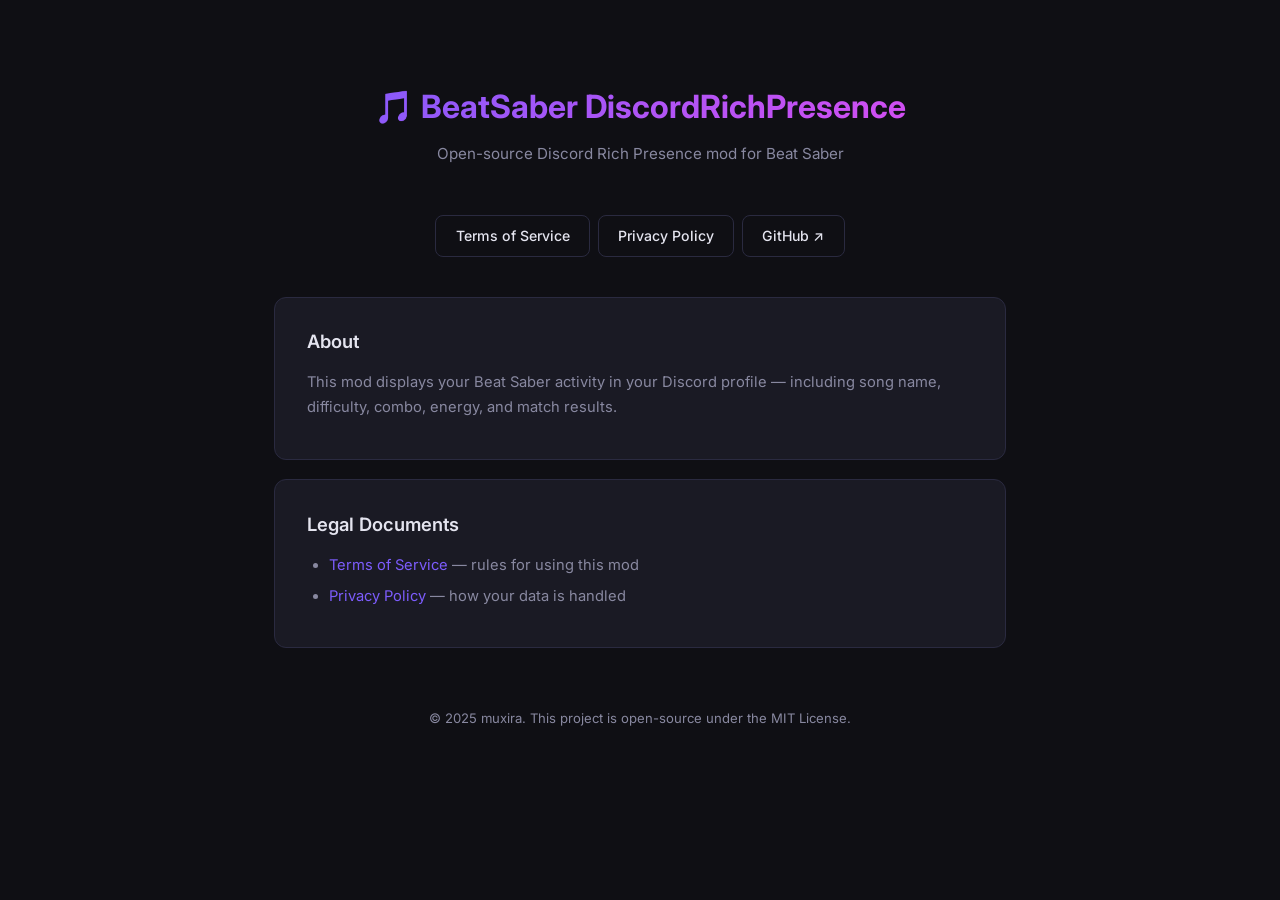
<file: docs/index.html>
<!DOCTYPE html>
<html lang="en">
<head>
    <meta charset="UTF-8">
    <meta name="viewport" content="width=device-width, initial-scale=1.0">
    <title>BeatSaber DiscordRichPresence — Legal</title>
    <link rel="preconnect" href="https://fonts.googleapis.com">
    <link href="https://fonts.googleapis.com/css2?family=Inter:wght@400;500;600;700&display=swap" rel="stylesheet">
    <link rel="stylesheet" href="style.css">
</head>
<body>
    <div class="container">
        <header>
            <h1>🎵 BeatSaber DiscordRichPresence</h1>
            <p class="subtitle">Open-source Discord Rich Presence mod for Beat Saber</p>
        </header>
        <nav>
            <a href="terms.html">Terms of Service</a>
            <a href="privacy.html">Privacy Policy</a>
            <a href="https://github.com/muxira/BeatSaberRichPresence" target="_blank">GitHub ↗</a>
        </nav>
        <main>
            <section class="card">
                <h2>About</h2>
                <p>This mod displays your Beat Saber activity in your Discord profile — including song name, difficulty, combo, energy, and match results.</p>
            </section>
            <section class="card">
                <h2>Legal Documents</h2>
                <ul>
                    <li><a href="terms.html">Terms of Service</a> — rules for using this mod</li>
                    <li><a href="privacy.html">Privacy Policy</a> — how your data is handled</li>
                </ul>
            </section>
        </main>
        <footer>
            <p>&copy; 2025 muxira. This project is open-source under the MIT License.</p>
        </footer>
    </div>
</body>
</html>
</file>
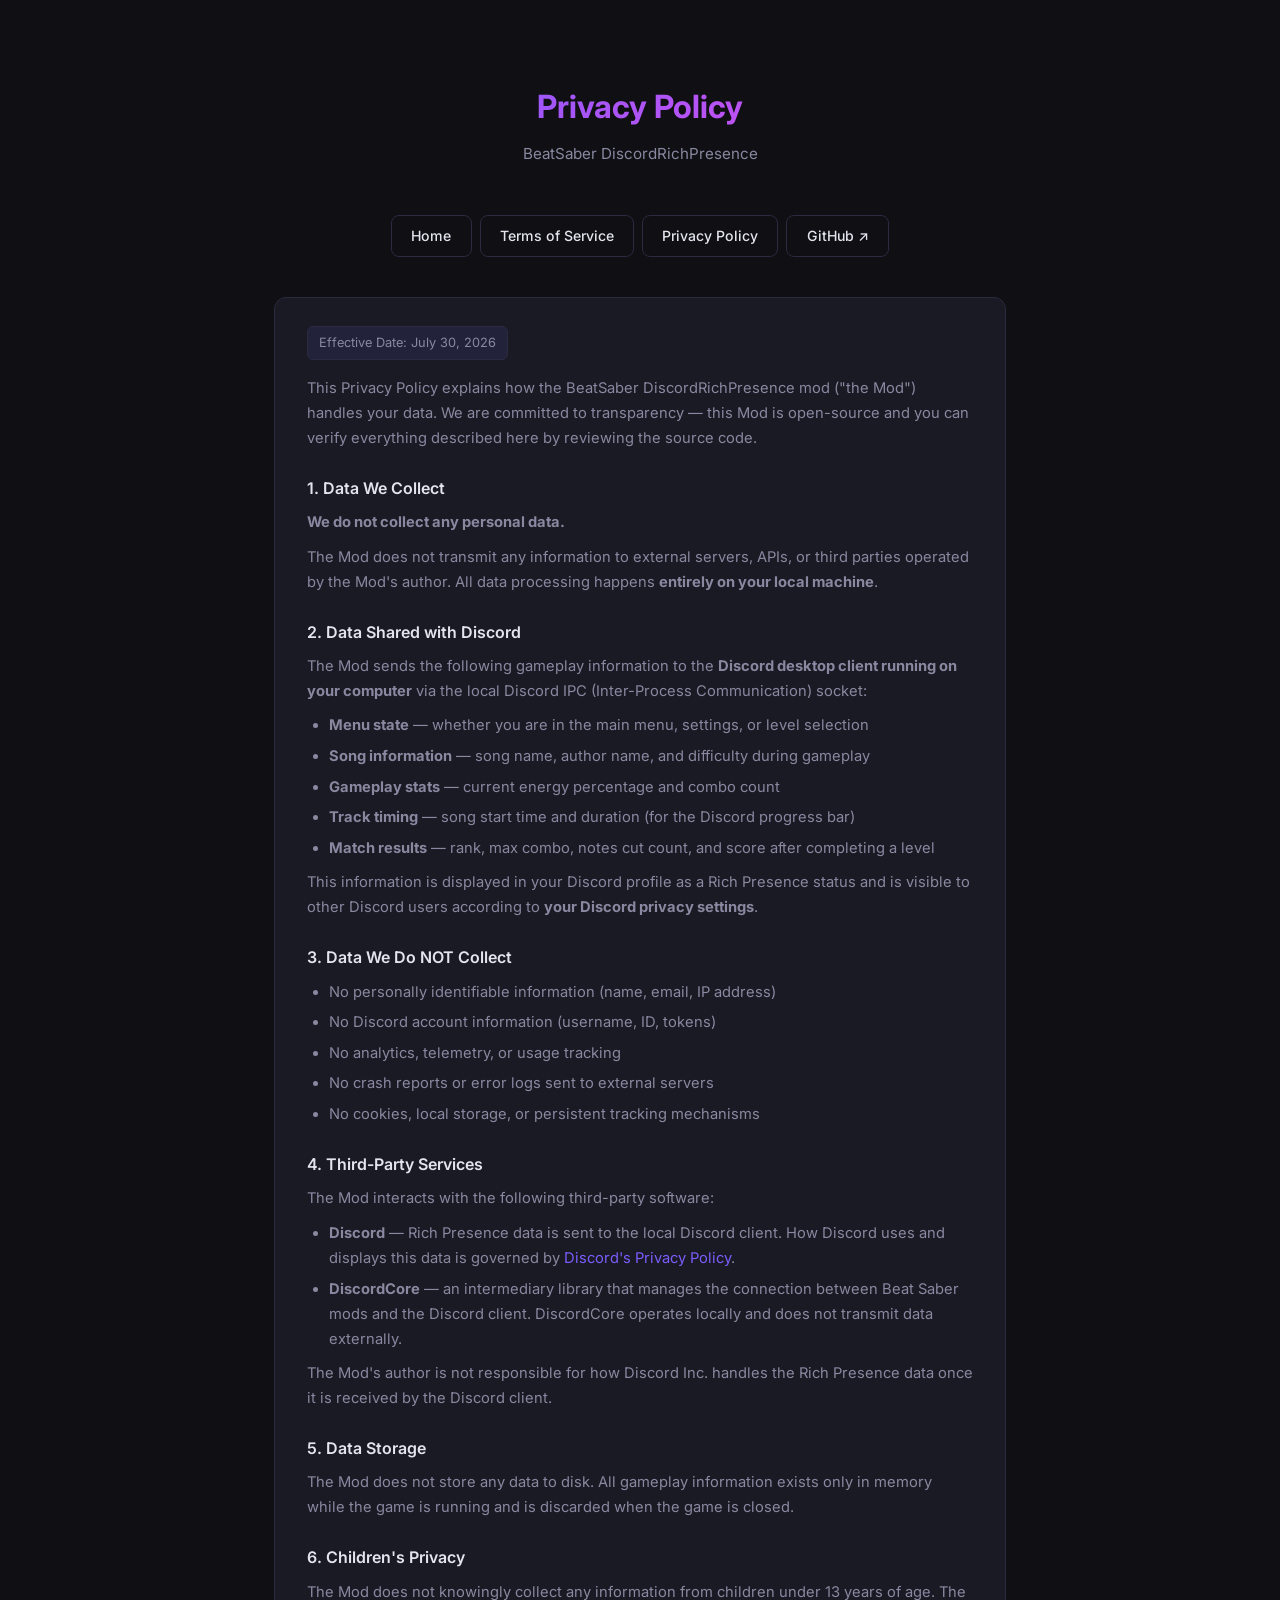
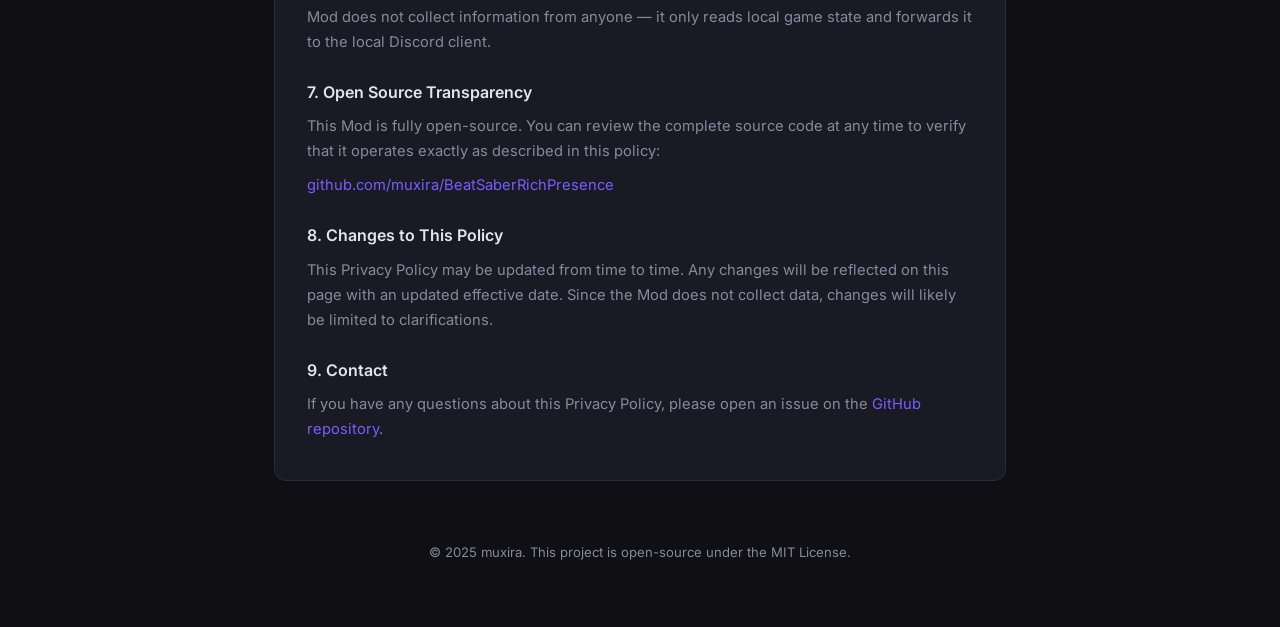
<file: docs/privacy.html>
<!DOCTYPE html>
<html lang="en">
<head>
    <meta charset="UTF-8">
    <meta name="viewport" content="width=device-width, initial-scale=1.0">
    <title>Privacy Policy — BeatSaber DiscordRichPresence</title>
    <link rel="preconnect" href="https://fonts.googleapis.com">
    <link href="https://fonts.googleapis.com/css2?family=Inter:wght@400;500;600;700&display=swap" rel="stylesheet">
    <link rel="stylesheet" href="style.css">
</head>
<body>
    <div class="container">
        <header>
            <h1>Privacy Policy</h1>
            <p class="subtitle">BeatSaber DiscordRichPresence</p>
        </header>
        <nav>
            <a href="index.html">Home</a>
            <a href="terms.html">Terms of Service</a>
            <a href="privacy.html">Privacy Policy</a>
            <a href="https://github.com/muxira/BeatSaberRichPresence" target="_blank">GitHub ↗</a>
        </nav>
        <main>
            <section class="card">
                <span class="effective-date">Effective Date: July 30, 2026</span>

                <p>This Privacy Policy explains how the BeatSaber DiscordRichPresence mod ("the Mod") handles your data. We are committed to transparency — this Mod is open-source and you can verify everything described here by reviewing the source code.</p>

                <h3>1. Data We Collect</h3>
                <p><strong>We do not collect any personal data.</strong></p>
                <p>The Mod does not transmit any information to external servers, APIs, or third parties operated by the Mod's author. All data processing happens <strong>entirely on your local machine</strong>.</p>

                <h3>2. Data Shared with Discord</h3>
                <p>The Mod sends the following gameplay information to the <strong>Discord desktop client running on your computer</strong> via the local Discord IPC (Inter-Process Communication) socket:</p>
                <ul>
                    <li><strong>Menu state</strong> — whether you are in the main menu, settings, or level selection</li>
                    <li><strong>Song information</strong> — song name, author name, and difficulty during gameplay</li>
                    <li><strong>Gameplay stats</strong> — current energy percentage and combo count</li>
                    <li><strong>Track timing</strong> — song start time and duration (for the Discord progress bar)</li>
                    <li><strong>Match results</strong> — rank, max combo, notes cut count, and score after completing a level</li>
                </ul>
                <p>This information is displayed in your Discord profile as a Rich Presence status and is visible to other Discord users according to <strong>your Discord privacy settings</strong>.</p>

                <h3>3. Data We Do NOT Collect</h3>
                <ul>
                    <li>No personally identifiable information (name, email, IP address)</li>
                    <li>No Discord account information (username, ID, tokens)</li>
                    <li>No analytics, telemetry, or usage tracking</li>
                    <li>No crash reports or error logs sent to external servers</li>
                    <li>No cookies, local storage, or persistent tracking mechanisms</li>
                </ul>

                <h3>4. Third-Party Services</h3>
                <p>The Mod interacts with the following third-party software:</p>
                <ul>
                    <li><strong>Discord</strong> — Rich Presence data is sent to the local Discord client. How Discord uses and displays this data is governed by <a href="https://discord.com/privacy" target="_blank">Discord's Privacy Policy</a>.</li>
                    <li><strong>DiscordCore</strong> — an intermediary library that manages the connection between Beat Saber mods and the Discord client. DiscordCore operates locally and does not transmit data externally.</li>
                </ul>
                <p>The Mod's author is not responsible for how Discord Inc. handles the Rich Presence data once it is received by the Discord client.</p>

                <h3>5. Data Storage</h3>
                <p>The Mod does not store any data to disk. All gameplay information exists only in memory while the game is running and is discarded when the game is closed.</p>

                <h3>6. Children's Privacy</h3>
                <p>The Mod does not knowingly collect any information from children under 13 years of age. The Mod does not collect information from anyone — it only reads local game state and forwards it to the local Discord client.</p>

                <h3>7. Open Source Transparency</h3>
                <p>This Mod is fully open-source. You can review the complete source code at any time to verify that it operates exactly as described in this policy:</p>
                <p><a href="https://github.com/muxira/BeatSaberRichPresence" target="_blank">github.com/muxira/BeatSaberRichPresence</a></p>

                <h3>8. Changes to This Policy</h3>
                <p>This Privacy Policy may be updated from time to time. Any changes will be reflected on this page with an updated effective date. Since the Mod does not collect data, changes will likely be limited to clarifications.</p>

                <h3>9. Contact</h3>
                <p>If you have any questions about this Privacy Policy, please open an issue on the <a href="https://github.com/muxira/BeatSaberRichPresence" target="_blank">GitHub repository</a>.</p>
            </section>
        </main>
        <footer>
            <p>&copy; 2025 muxira. This project is open-source under the MIT License.</p>
        </footer>
    </div>
</body>
</html>
</file>
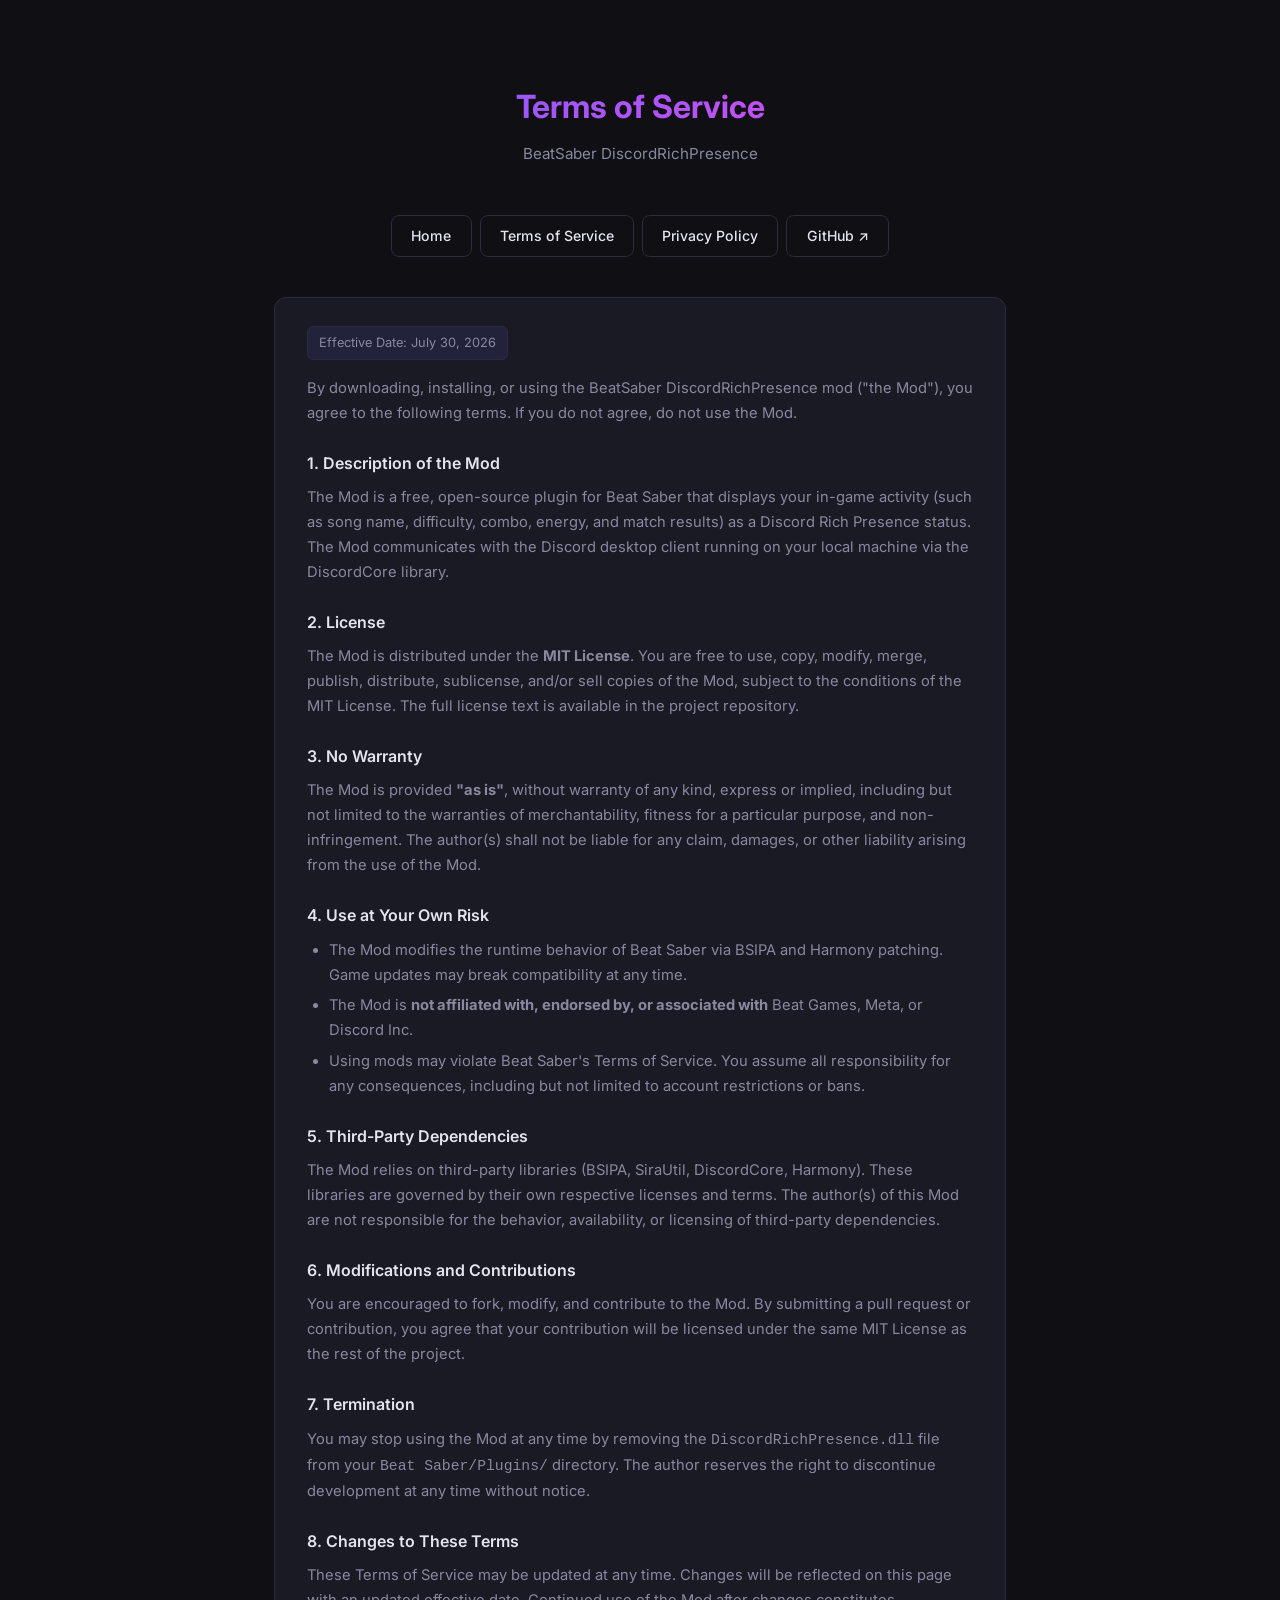
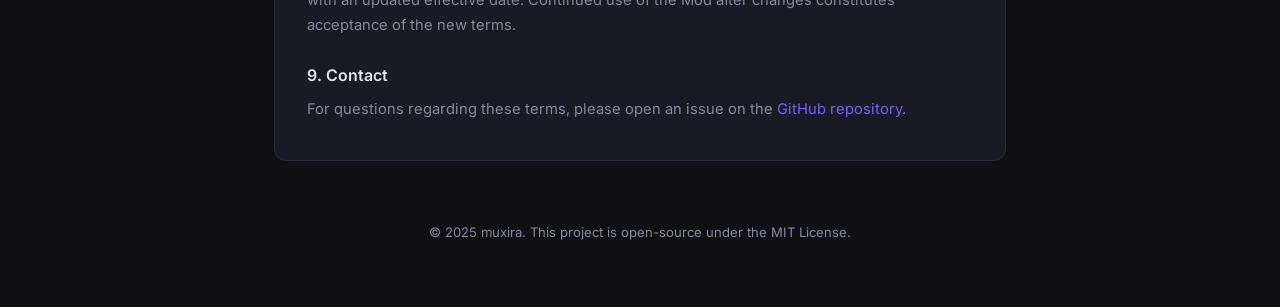
<file: docs/terms.html>
<!DOCTYPE html>
<html lang="en">
<head>
    <meta charset="UTF-8">
    <meta name="viewport" content="width=device-width, initial-scale=1.0">
    <title>Terms of Service — BeatSaber DiscordRichPresence</title>
    <link rel="preconnect" href="https://fonts.googleapis.com">
    <link href="https://fonts.googleapis.com/css2?family=Inter:wght@400;500;600;700&display=swap" rel="stylesheet">
    <link rel="stylesheet" href="style.css">
</head>
<body>
    <div class="container">
        <header>
            <h1>Terms of Service</h1>
            <p class="subtitle">BeatSaber DiscordRichPresence</p>
        </header>
        <nav>
            <a href="index.html">Home</a>
            <a href="terms.html">Terms of Service</a>
            <a href="privacy.html">Privacy Policy</a>
            <a href="https://github.com/muxira/BeatSaberRichPresence" target="_blank">GitHub ↗</a>
        </nav>
        <main>
            <section class="card">
                <span class="effective-date">Effective Date: July 30, 2026</span>

                <p>By downloading, installing, or using the BeatSaber DiscordRichPresence mod ("the Mod"), you agree to the following terms. If you do not agree, do not use the Mod.</p>

                <h3>1. Description of the Mod</h3>
                <p>The Mod is a free, open-source plugin for Beat Saber that displays your in-game activity (such as song name, difficulty, combo, energy, and match results) as a Discord Rich Presence status. The Mod communicates with the Discord desktop client running on your local machine via the DiscordCore library.</p>

                <h3>2. License</h3>
                <p>The Mod is distributed under the <strong>MIT License</strong>. You are free to use, copy, modify, merge, publish, distribute, sublicense, and/or sell copies of the Mod, subject to the conditions of the MIT License. The full license text is available in the project repository.</p>

                <h3>3. No Warranty</h3>
                <p>The Mod is provided <strong>"as is"</strong>, without warranty of any kind, express or implied, including but not limited to the warranties of merchantability, fitness for a particular purpose, and non-infringement. The author(s) shall not be liable for any claim, damages, or other liability arising from the use of the Mod.</p>

                <h3>4. Use at Your Own Risk</h3>
                <ul>
                    <li>The Mod modifies the runtime behavior of Beat Saber via BSIPA and Harmony patching. Game updates may break compatibility at any time.</li>
                    <li>The Mod is <strong>not affiliated with, endorsed by, or associated with</strong> Beat Games, Meta, or Discord Inc.</li>
                    <li>Using mods may violate Beat Saber's Terms of Service. You assume all responsibility for any consequences, including but not limited to account restrictions or bans.</li>
                </ul>

                <h3>5. Third-Party Dependencies</h3>
                <p>The Mod relies on third-party libraries (BSIPA, SiraUtil, DiscordCore, Harmony). These libraries are governed by their own respective licenses and terms. The author(s) of this Mod are not responsible for the behavior, availability, or licensing of third-party dependencies.</p>

                <h3>6. Modifications and Contributions</h3>
                <p>You are encouraged to fork, modify, and contribute to the Mod. By submitting a pull request or contribution, you agree that your contribution will be licensed under the same MIT License as the rest of the project.</p>

                <h3>7. Termination</h3>
                <p>You may stop using the Mod at any time by removing the <code>DiscordRichPresence.dll</code> file from your <code>Beat Saber/Plugins/</code> directory. The author reserves the right to discontinue development at any time without notice.</p>

                <h3>8. Changes to These Terms</h3>
                <p>These Terms of Service may be updated at any time. Changes will be reflected on this page with an updated effective date. Continued use of the Mod after changes constitutes acceptance of the new terms.</p>

                <h3>9. Contact</h3>
                <p>For questions regarding these terms, please open an issue on the <a href="https://github.com/muxira/BeatSaberRichPresence" target="_blank">GitHub repository</a>.</p>
            </section>
        </main>
        <footer>
            <p>&copy; 2025 muxira. This project is open-source under the MIT License.</p>
        </footer>
    </div>
</body>
</html>
</file>
<file: docs/style.css>
:root {
    --bg: #0f0f14;
    --surface: #1a1a24;
    --surface-hover: #22223a;
    --border: #2a2a40;
    --text: #e4e4ef;
    --text-muted: #8888a0;
    --accent: #7c5cfc;
    --accent-glow: rgba(124, 92, 252, 0.25);
    --gradient-start: #7c5cfc;
    --gradient-end: #e04cf0;
}

* {
    margin: 0;
    padding: 0;
    box-sizing: border-box;
}

body {
    font-family: 'Inter', -apple-system, BlinkMacSystemFont, sans-serif;
    background: var(--bg);
    color: var(--text);
    line-height: 1.7;
    min-height: 100vh;
}

.container {
    max-width: 780px;
    margin: 0 auto;
    padding: 2rem 1.5rem 4rem;
}

/* Header */
header {
    text-align: center;
    padding: 3rem 0 1.5rem;
}

header h1 {
    font-size: 2rem;
    font-weight: 700;
    background: linear-gradient(135deg, var(--gradient-start), var(--gradient-end));
    -webkit-background-clip: text;
    -webkit-text-fill-color: transparent;
    background-clip: text;
    margin-bottom: 0.4rem;
}

.subtitle {
    color: var(--text-muted);
    font-size: 0.95rem;
}

/* Nav */
nav {
    display: flex;
    justify-content: center;
    gap: 0.5rem;
    padding: 1.5rem 0 2.5rem;
    flex-wrap: wrap;
}

nav a {
    color: var(--text);
    text-decoration: none;
    padding: 0.5rem 1.2rem;
    border-radius: 8px;
    border: 1px solid var(--border);
    font-size: 0.88rem;
    font-weight: 500;
    transition: all 0.2s ease;
}

nav a:hover {
    background: var(--surface-hover);
    border-color: var(--accent);
    box-shadow: 0 0 12px var(--accent-glow);
}

/* Cards */
.card {
    background: var(--surface);
    border: 1px solid var(--border);
    border-radius: 12px;
    padding: 1.8rem 2rem;
    margin-bottom: 1.2rem;
}

.card h2 {
    font-size: 1.15rem;
    font-weight: 600;
    margin-bottom: 0.8rem;
    color: var(--text);
}

.card h3 {
    font-size: 1rem;
    font-weight: 600;
    margin: 1.5rem 0 0.5rem;
    color: var(--text);
}

.card p {
    color: var(--text-muted);
    font-size: 0.92rem;
    margin-bottom: 0.6rem;
}

.card ul, .card ol {
    color: var(--text-muted);
    font-size: 0.92rem;
    padding-left: 1.4rem;
    margin-bottom: 0.6rem;
}

.card li {
    margin-bottom: 0.35rem;
}

.card a {
    color: var(--accent);
    text-decoration: none;
    transition: opacity 0.2s;
}

.card a:hover {
    opacity: 0.8;
    text-decoration: underline;
}

.effective-date {
    display: inline-block;
    background: var(--surface-hover);
    border: 1px solid var(--border);
    border-radius: 6px;
    padding: 0.3rem 0.7rem;
    font-size: 0.8rem;
    color: var(--text-muted);
    margin-bottom: 1rem;
}

/* Footer */
footer {
    text-align: center;
    padding-top: 2.5rem;
    color: var(--text-muted);
    font-size: 0.82rem;
}

/* Responsive */
@media (max-width: 600px) {
    .container {
        padding: 1rem 1rem 3rem;
    }
    header h1 {
        font-size: 1.5rem;
    }
    .card {
        padding: 1.3rem 1.2rem;
    }
}
</file>
